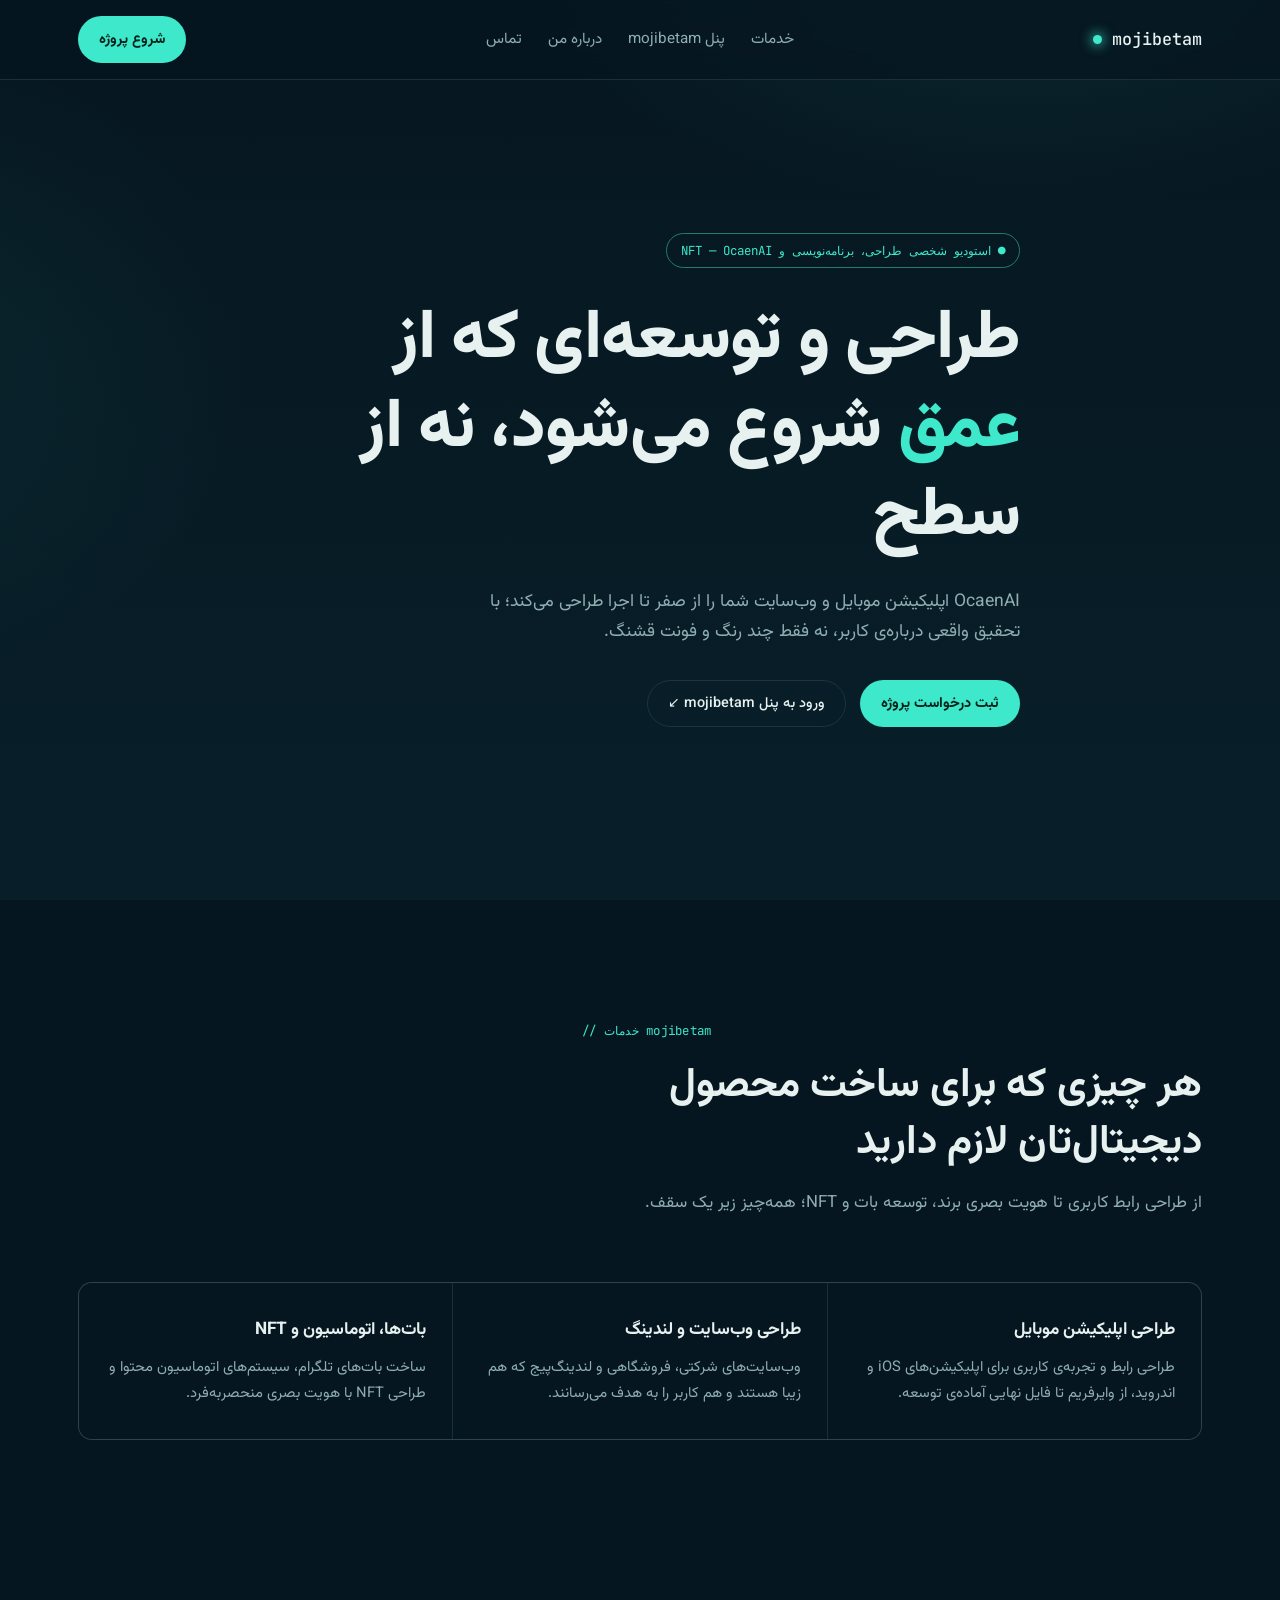
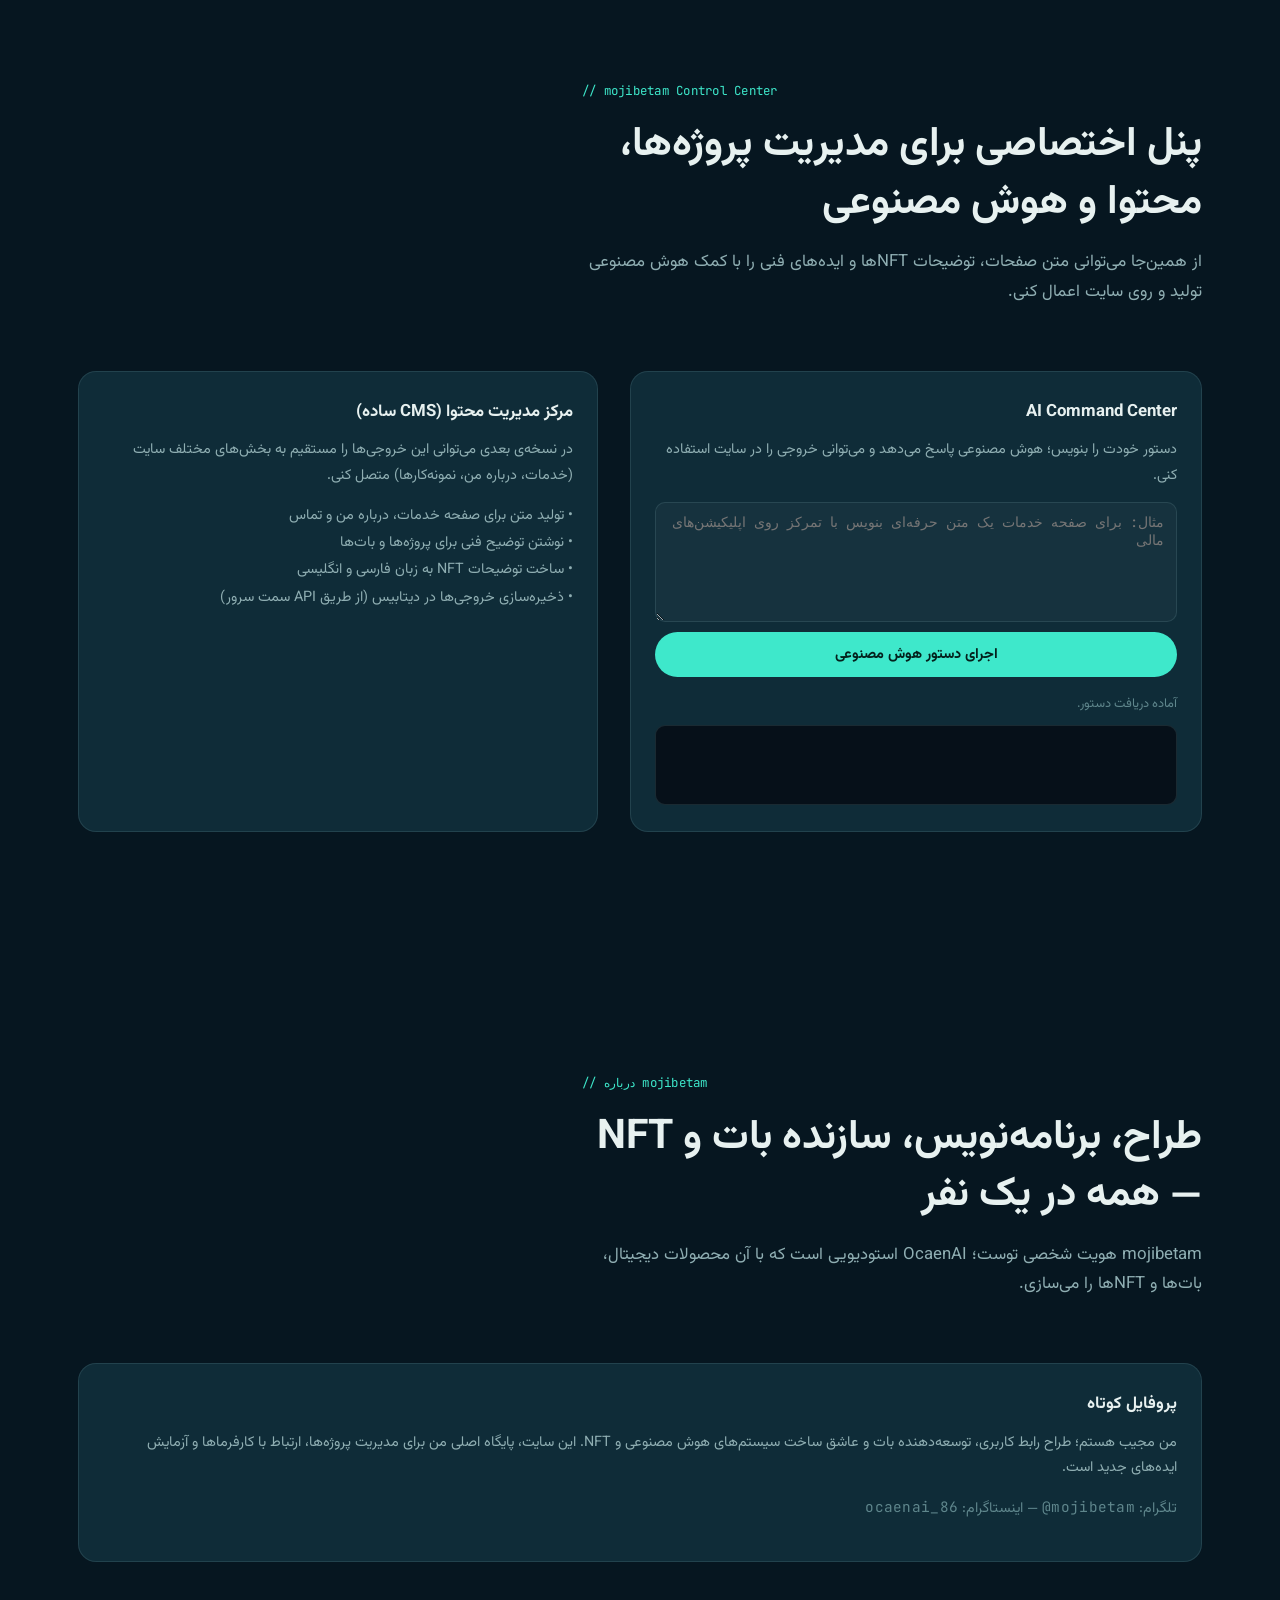
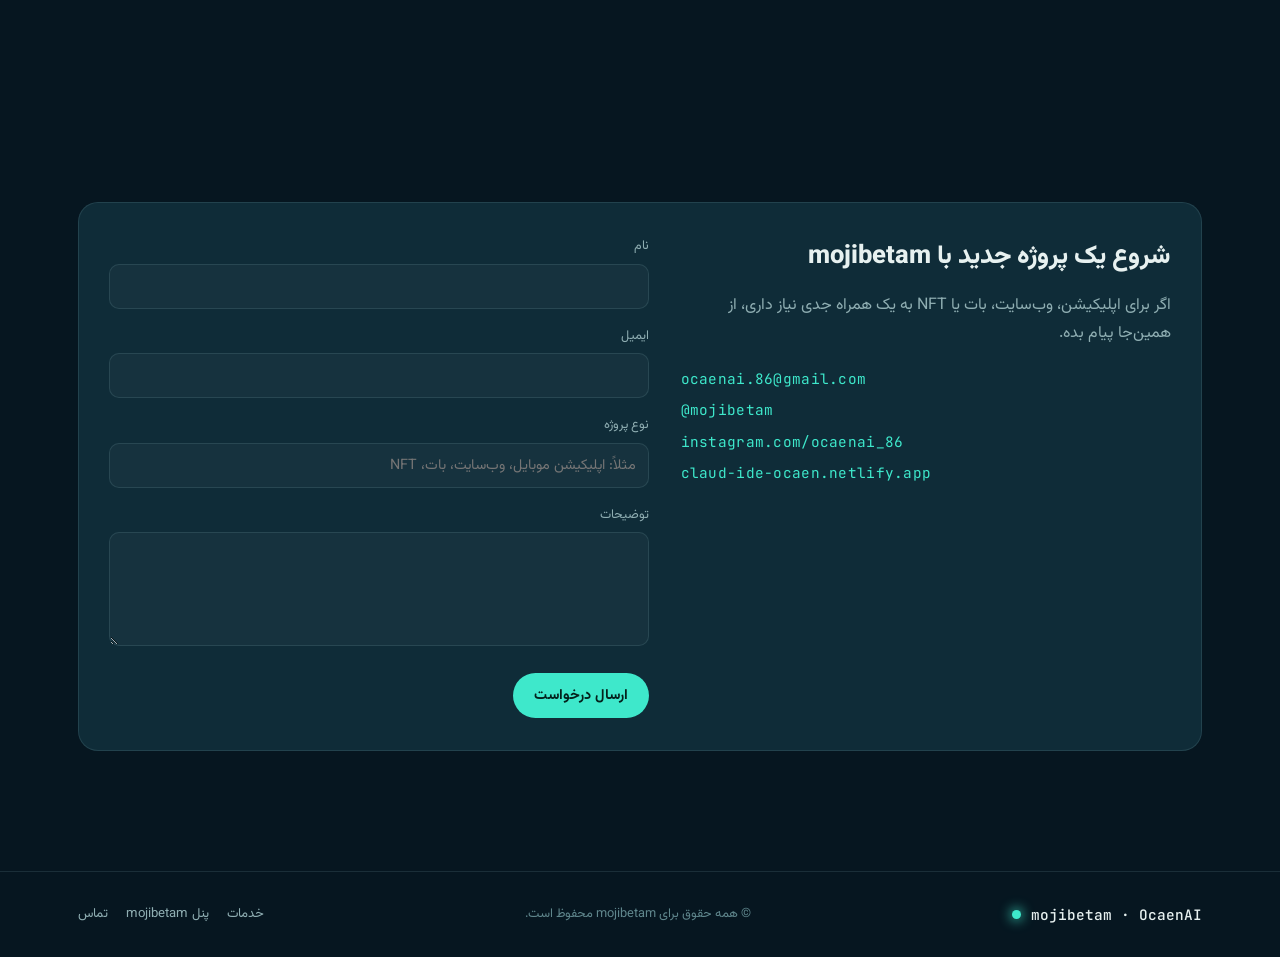
<file: index.html>
<!DOCTYPE html>
<html lang="fa" dir="rtl">
<head>
<meta charset="UTF-8">
<meta name="viewport" content="width=device-width, initial-scale=1.0">
<title>mojibetam — استودیو شخصی OcaenAI</title>
<link rel="preconnect" href="https://fonts.googleapis.com">
<link rel="preconnect" href="https://fonts.gstatic.com" crossorigin>
<link href="https://fonts.googleapis.com/css2?family=Vazirmatn:wght@300;400;500;600;700;800;900&family=JetBrains+Mono:wght@400;500&display=swap" rel="stylesheet">
<style>
  :root{
    --bg-deep:#061620;
    --bg-mid:#0B2530;
    --bg-mid-2:#0E2E3B;
    --panel:#0F2C38;
    --line:rgba(150,200,205,0.14);
    --text:#E7F1F0;
    --muted:#8FAEB2;
    --muted-2:#5F868C;
    --cyan:#3EE8CB;
    --cyan-dim:#237C6E;
    --amber:#FFC069;
    --radius:14px;
    --wrap:1180px;
  }

  *{box-sizing:border-box; margin:0; padding:0;}
  html{scroll-behavior:smooth;}
  body{
    background:var(--bg-deep);
    color:var(--text);
    font-family:'Vazirmatn', sans-serif;
    line-height:1.75;
    overflow-x:hidden;
  }
  img{max-width:100%; display:block;}
  a{color:inherit; text-decoration:none;}
  ul{list-style:none;}
  button{font-family:inherit; cursor:pointer;}

  .mono{
    font-family:'JetBrains Mono', monospace;
    letter-spacing:0.02em;
    direction:ltr;
    unicode-bidi:isolate;
  }

  .wrap{
    max-width:var(--wrap);
    margin:0 auto;
    padding:0 28px;
  }

  ::selection{background:var(--cyan); color:var(--bg-deep);}

  .ocean-bg{
    position:fixed;
    inset:0;
    z-index:0;
    pointer-events:none;
    background:
      radial-gradient(ellipse 900px 500px at 80% -10%, rgba(62,232,203,0.10), transparent 60%),
      radial-gradient(ellipse 700px 600px at -10% 40%, rgba(62,232,203,0.06), transparent 55%),
      linear-gradient(180deg, var(--bg-deep) 0%, #071A24 40%, #081F29 100%);
  }

  header{
    position:fixed;
    top:0; inset-inline:0;
    z-index:50;
    background:rgba(6,22,32,0.75);
    backdrop-filter:blur(14px);
    -webkit-backdrop-filter:blur(14px);
    border-bottom:1px solid var(--line);
  }
  nav{
    display:flex;
    align-items:center;
    justify-content:space-between;
    padding:16px 28px;
    max-width:var(--wrap);
    margin:0 auto;
  }
  .logo{
    display:flex;
    align-items:center;
    gap:10px;
    font-family:'JetBrains Mono', monospace;
    font-weight:500;
    font-size:1.05rem;
    direction:ltr;
  }
  .logo .dot{
    width:9px; height:9px; border-radius:50%;
    background:var(--cyan);
    box-shadow:0 0 12px 2px rgba(62,232,203,0.7);
  }
  .nav-links{
    display:flex;
    gap:26px;
    font-size:0.95rem;
    color:var(--muted);
  }
  .nav-links a{ transition:color .2s; position:relative; }
  .nav-links a:hover{ color:var(--text); }
  .nav-cta{
    display:flex;
    align-items:center;
    gap:12px;
  }
  .btn{
    display:inline-flex;
    align-items:center;
    justify-content:center;
    gap:8px;
    padding:10px 20px;
    border-radius:100px;
    font-size:0.9rem;
    font-weight:500;
    border:1px solid transparent;
    transition:transform .25s, box-shadow .25s, background .25s, border-color .25s, color .25s;
    background:none;
    color:var(--text);
  }
  .btn-primary{
    background:var(--cyan);
    color:#04211C;
    font-weight:700;
  }
  .btn-primary:hover{
    box-shadow:0 0 0 6px rgba(62,232,203,0.14);
    transform:translateY(-1px);
  }
  .btn-ghost{
    border-color:var(--line);
    color:var(--text);
  }
  .btn-ghost:hover{ border-color:var(--cyan); color:var(--cyan); }

  .menu-toggle{
    display:none;
    flex-direction:column;
    gap:5px;
    background:none;
    border:none;
    padding:8px;
  }
  .menu-toggle span{
    width:22px; height:2px; background:var(--text); display:block; border-radius:2px;
  }

  @media (max-width:900px){
    .nav-links{ display:none; }
    .menu-toggle{ display:flex; }
  }

  section{
    position:relative;
    z-index:2;
    padding:120px 0;
  }
  .section-head{
    max-width:620px;
    margin-bottom:64px;
  }
  .section-tag{
    font-family:'JetBrains Mono', monospace;
    font-size:0.78rem;
    color:var(--cyan);
    margin-bottom:16px;
    display:block;
  }
  .section-head h2{
    font-size:clamp(1.8rem, 3.2vw, 2.6rem);
    font-weight:700;
    line-height:1.4;
    margin-bottom:16px;
  }
  .section-head p{ color:var(--muted); font-size:1.05rem; }

  .hero{
    position:relative;
    min-height:100vh;
    display:flex;
    align-items:center;
    padding:140px 0 80px;
  }
  .hero-inner{
    position:relative;
    z-index:2;
    max-width:760px;
  }
  .eyebrow{
    display:inline-flex;
    align-items:center;
    gap:10px;
    font-family:'JetBrains Mono', monospace;
    font-size:0.78rem;
    color:var(--cyan);
    border:1px solid var(--cyan-dim);
    padding:6px 14px;
    border-radius:100px;
    margin-bottom:28px;
  }
  h1{
    font-size:clamp(2.4rem, 5.4vw, 4.3rem);
    font-weight:800;
    line-height:1.28;
    letter-spacing:-0.01em;
    margin-bottom:26px;
  }
  h1 span{ color:var(--cyan); }
  .hero p.lead{
    font-size:1.1rem;
    color:var(--muted);
    max-width:560px;
    margin-bottom:32px;
  }
  .hero-actions{ display:flex; gap:14px; flex-wrap:wrap; }

  .services-grid{
    display:grid;
    grid-template-columns:repeat(3, 1fr);
    gap:1px;
    background:var(--line);
    border:1px solid var(--line);
    border-radius:var(--radius);
    overflow:hidden;
  }
  .service-card{
    background:var(--bg-deep);
    padding:32px 26px;
    transition:background .3s, transform .2s;
  }
  .service-card:hover{ background:var(--panel); transform:translateY(-2px); }
  .service-card h3{ font-size:1.08rem; font-weight:700; margin-bottom:10px; }
  .service-card p{ color:var(--muted); font-size:0.92rem; }

  @media (max-width:980px){
    .services-grid{ grid-template-columns:1fr 1fr; }
  }
  @media (max-width:620px){
    .services-grid{ grid-template-columns:1fr; }
  }

  .dashboard-grid{
    display:grid;
    grid-template-columns:1.1fr 1fr;
    gap:32px;
  }
  @media (max-width:860px){
    .dashboard-grid{ grid-template-columns:1fr; }
  }
  .panel{
    background:var(--panel);
    border:1px solid var(--line);
    border-radius:18px;
    padding:26px 24px;
  }
  .panel h3{
    font-size:1.05rem;
    font-weight:700;
    margin-bottom:10px;
  }
  .panel p{
    font-size:0.9rem;
    color:var(--muted);
    margin-bottom:14px;
  }

  .ai-console{
    display:flex;
    flex-direction:column;
    gap:10px;
  }
  .ai-console textarea{
    width:100%;
    min-height:120px;
    background:rgba(255,255,255,0.03);
    border:1px solid var(--line);
    border-radius:10px;
    padding:10px 12px;
    color:var(--text);
    font-family:'JetBrains Mono', monospace;
    font-size:0.85rem;
    outline:none;
  }
  .ai-console textarea:focus{
    border-color:var(--cyan);
  }
  .ai-console-output{
    background:#061019;
    border-radius:10px;
    border:1px solid var(--line);
    padding:10px 12px;
    font-size:0.85rem;
    color:var(--muted);
    min-height:80px;
    white-space:pre-wrap;
  }
  .ai-status{
    font-size:0.8rem;
    color:var(--muted-2);
    margin-top:6px;
  }

  .contact-panel{
    background:var(--panel);
    border:1px solid var(--line);
    border-radius:20px;
    padding:32px 30px;
    display:grid;
    grid-template-columns:1fr 1.1fr;
    gap:32px;
  }
  @media (max-width:860px){
    .contact-panel{ grid-template-columns:1fr; }
  }
  .contact-info h2{ font-size:1.6rem; font-weight:800; margin-bottom:12px; }
  .contact-info p{ color:var(--muted); margin-bottom:18px; }
  .contact-info a{
    display:block;
    font-size:0.9rem;
    color:var(--cyan);
    margin-bottom:6px;
  }
  .field{ margin-bottom:16px; }
  .field label{
    display:block;
    font-size:0.8rem;
    color:var(--muted);
    margin-bottom:6px;
  }
  .field input, .field textarea{
    width:100%;
    background:rgba(255,255,255,0.03);
    border:1px solid var(--line);
    border-radius:10px;
    padding:10px 12px;
    color:var(--text);
    font-family:inherit;
    font-size:0.9rem;
    outline:none;
    resize:vertical;
  }
  .field input:focus, .field textarea:focus{ border-color:var(--cyan); }
  .form-msg{
    margin-top:10px;
    font-size:0.82rem;
    color:var(--cyan);
    display:none;
  }
  .form-msg.show{ display:block; }

  footer{
    border-top:1px solid var(--line);
    padding:30px 0;
    position:relative;
    z-index:2;
  }
  .footer-inner{
    display:flex;
    justify-content:space-between;
    align-items:center;
    flex-wrap:wrap;
    gap:12px;
  }
  .footer-inner .logo{ font-size:0.9rem; }
  footer .fine{ color:var(--muted-2); font-size:0.8rem; }
  footer .flinks{ display:flex; gap:18px; color:var(--muted); font-size:0.82rem; }
  footer .flinks a:hover{ color:var(--cyan); }

  a:focus-visible, button:focus-visible, input:focus-visible, textarea:focus-visible{
    outline:2px solid var(--cyan);
    outline-offset:3px;
  }
</style>
</head>
<body>

<div class="ocean-bg"></div>

<header>
  <nav>
    <div class="logo">
      <span class="dot"></span>
      mojibetam
    </div>
    <ul class="nav-links">
      <li><a href="#services">خدمات</a></li>
      <li><a href="#dashboard">پنل mojibetam</a></li>
      <li><a href="#about">درباره من</a></li>
      <li><a href="#contact">تماس</a></li>
    </ul>
    <div class="nav-cta">
      <a href="#contact" class="btn btn-primary">شروع پروژه</a>
      <button class="menu-toggle" id="menuToggle" aria-label="باز کردن منو">
        <span></span><span></span><span></span>
      </button>
    </div>
  </nav>
</header>

<main>

  <!-- HERO -->
  <section class="hero" id="home">
    <div class="wrap">
      <div class="hero-inner">
        <span class="eyebrow">● استودیو شخصی طراحی، برنامه‌نویسی و NFT — OcaenAI</span>
        <h1>طراحی و توسعه‌ای که از <span>عمق</span> شروع می‌شود، نه از سطح</h1>
        <p class="lead">
          OcaenAI اپلیکیشن موبایل و وب‌سایت شما را از صفر تا اجرا طراحی می‌کند؛
          با تحقیق واقعی درباره‌ی کاربر، نه فقط چند رنگ و فونت قشنگ.
        </p>
        <div class="hero-actions">
          <a href="#contact" class="btn btn-primary">ثبت درخواست پروژه</a>
          <a href="#dashboard" class="btn btn-ghost">ورود به پنل mojibetam ↙</a>
        </div>
      </div>
    </div>
  </section>

  <!-- SERVICES -->
  <section id="services">
    <div class="wrap">
      <div class="section-head">
        <span class="section-tag mono">// خدمات mojibetam</span>
        <h2>هر چیزی که برای ساخت محصول دیجیتال‌تان لازم دارید</h2>
        <p>از طراحی رابط کاربری تا هویت بصری برند، توسعه بات و NFT؛ همه‌چیز زیر یک سقف.</p>
      </div>
      <div class="services-grid">
        <div class="service-card">
          <h3>طراحی اپلیکیشن موبایل</h3>
          <p>طراحی رابط و تجربه‌ی کاربری برای اپلیکیشن‌های iOS و اندروید، از وایرفریم تا فایل نهایی آماده‌ی توسعه.</p>
        </div>
        <div class="service-card">
          <h3>طراحی وب‌سایت و لندینگ</h3>
          <p>وب‌سایت‌های شرکتی، فروشگاهی و لندینگ‌پیج که هم زیبا هستند و هم کاربر را به هدف می‌رسانند.</p>
        </div>
        <div class="service-card">
          <h3>بات‌ها، اتوماسیون و NFT</h3>
          <p>ساخت بات‌های تلگرام، سیستم‌های اتوماسیون محتوا و طراحی NFT با هویت بصری منحصربه‌فرد.</p>
        </div>
      </div>
    </div>
  </section>

  <!-- DASHBOARD / AI COMMAND CENTER -->
  <section id="dashboard">
    <div class="wrap">
      <div class="section-head">
        <span class="section-tag mono">// mojibetam Control Center</span>
        <h2>پنل اختصاصی برای مدیریت پروژه‌ها، محتوا و هوش مصنوعی</h2>
        <p>از همین‌جا می‌توانی متن صفحات، توضیحات NFTها و ایده‌های فنی را با کمک هوش مصنوعی تولید و روی سایت اعمال کنی.</p>
      </div>

      <div class="dashboard-grid">
        <div class="panel">
          <h3>AI Command Center</h3>
          <p>دستور خودت را بنویس؛ هوش مصنوعی پاسخ می‌دهد و می‌توانی خروجی را در سایت استفاده کنی.</p>
          <div class="ai-console">
            <textarea id="aiCommandInput" placeholder="مثال: برای صفحه خدمات یک متن حرفه‌ای بنویس با تمرکز روی اپلیکیشن‌های مالی"></textarea>
            <button class="btn btn-primary" id="aiCommandRun">اجرای دستور هوش مصنوعی</button>
            <div class="ai-status" id="aiStatus">آماده دریافت دستور.</div>
            <div class="ai-console-output" id="aiOutput"></div>
          </div>
        </div>

        <div class="panel">
          <h3>مرکز مدیریت محتوا (CMS ساده)</h3>
          <p>در نسخه‌ی بعدی می‌توانی این خروجی‌ها را مستقیم به بخش‌های مختلف سایت (خدمات، درباره من، نمونه‌کارها) متصل کنی.</p>
          <ul style="font-size:0.9rem; color:var(--muted); line-height:1.9;">
            <li>• تولید متن برای صفحه خدمات، درباره من و تماس</li>
            <li>• نوشتن توضیح فنی برای پروژه‌ها و بات‌ها</li>
            <li>• ساخت توضیحات NFT به زبان فارسی و انگلیسی</li>
            <li>• ذخیره‌سازی خروجی‌ها در دیتابیس (از طریق API سمت سرور)</li>
          </ul>
        </div>
      </div>
    </div>
  </section>

  <!-- ABOUT -->
  <section id="about">
    <div class="wrap">
      <div class="section-head">
        <span class="section-tag mono">// درباره mojibetam</span>
        <h2>طراح، برنامه‌نویس، سازنده بات و NFT — همه در یک نفر</h2>
        <p>mojibetam هویت شخصی توست؛ OcaenAI استودیویی است که با آن محصولات دیجیتال، بات‌ها و NFTها را می‌سازی.</p>
      </div>
      <div class="panel">
        <h3>پروفایل کوتاه</h3>
        <p>
          من مجیب هستم؛ طراح رابط کاربری، توسعه‌دهنده بات و عاشق ساخت سیستم‌های هوش مصنوعی و NFT.
          این سایت، پایگاه اصلی من برای مدیریت پروژه‌ها، ارتباط با کارفرماها و آزمایش ایده‌های جدید است.
        </p>
        <p style="margin-top:10px; font-size:0.9rem; color:var(--muted-2);">
          تلگرام: <span class="mono">@mojibetam</span> — اینستاگرام: <span class="mono">ocaenai_86</span>
        </p>
      </div>
    </div>
  </section>

  <!-- CONTACT -->
  <section id="contact">
    <div class="wrap">
      <div class="contact-panel">
        <div class="contact-info">
          <h2>شروع یک پروژه جدید با mojibetam</h2>
          <p>اگر برای اپلیکیشن، وب‌سایت، بات یا NFT به یک همراه جدی نیاز داری، از همین‌جا پیام بده.</p>
          <a href="mailto:ocaenai.86@gmail.com" class="mono">ocaenai.86@gmail.com</a>
          <a href="https://t.me/mojibetam" target="_blank" class="mono">@mojibetam</a>
          <a href="https://instagram.com/ocaenai_86" target="_blank" class="mono">instagram.com/ocaenai_86</a>
          <a href="https://claud-ide-ocaen.netlify.app" target="_blank" class="mono">claud-ide-ocaen.netlify.app</a>
        </div>
        <div>
          <form id="contactForm">
            <div class="field">
              <label>نام</label>
              <input type="text" name="name" required>
            </div>
            <div class="field">
              <label>ایمیل</label>
              <input type="email" name="email" required>
            </div>
            <div class="field">
              <label>نوع پروژه</label>
              <input type="text" name="projectType" placeholder="مثلاً: اپلیکیشن موبایل، وب‌سایت، بات، NFT">
            </div>
            <div class="field">
              <label>توضیحات</label>
              <textarea name="message" rows="4" required></textarea>
            </div>
            <button type="submit" class="btn btn-primary">ارسال درخواست</button>
            <div class="form-msg" id="contactMsg">درخواست شما ثبت شد (سمت سرور باید پردازش شود).</div>
          </form>
        </div>
      </div>
    </div>
  </section>

</main>

<footer>
  <div class="wrap">
    <div class="footer-inner">
      <div class="logo">
        <span class="dot"></span>
        mojibetam · OcaenAI
      </div>
      <div class="fine">© همه حقوق برای mojibetam محفوظ است.</div>
      <div class="flinks">
        <a href="#services">خدمات</a>
        <a href="#dashboard">پنل mojibetam</a>
        <a href="#contact">تماس</a>
      </div>
    </div>
  </div>
</footer>

<script>
  // منوی موبایل (در صورت نیاز می‌توانی کامل‌ترش کنی)
  const menuToggle = document.getElementById('menuToggle');
  const navLinks = document.querySelector('.nav-links');
  if (menuToggle && navLinks) {
    menuToggle.addEventListener('click', () => {
      const isOpen = navLinks.style.display === 'flex';
      navLinks.style.display = isOpen ? 'none' : 'flex';
    });
  }

  // AI Command Center: اتصال به API
  const aiInput = document.getElementById('aiCommandInput');
  const aiRun = document.getElementById('aiCommandRun');
  const aiOutput = document.getElementById('aiOutput');
  const aiStatus = document.getElementById('aiStatus');

  if (aiRun) {
    aiRun.addEventListener('click', async () => {
      const command = aiInput.value.trim();
      if (!command) {
        aiStatus.textContent = 'لطفاً یک دستور بنویس.';
        return;
      }

      aiStatus.textContent = 'در حال ارسال به API هوش مصنوعی...';
      aiOutput.textContent = '';

      try {
        // این آدرس را در سرور خودت پیاده‌سازی کن (مثلاً در Next.js: /api/ai-command)
        const res = await fetch('/api/ai-command', {
          method: 'POST',
          headers: { 'Content-Type': 'application/json' },
          body: JSON.stringify({ command })
        });

        if (!res.ok) {
          aiStatus.textContent = 'خطا در پاسخ API (کد ' + res.status + ').';
          return;
        }

        const data = await res.json();
        aiOutput.textContent = data.result || 'پاسخی از API دریافت نشد.';
        aiStatus.textContent = 'پاسخ هوش مصنوعی آماده است.';
      } catch (err) {
        console.error(err);
        aiStatus.textContent = 'خطا در ارتباط با سرور.';
        aiOutput.textContent = 'لطفاً تنظیمات API را بررسی کن.';
      }
    });
  }

  // فرم تماس: اتصال به API سمت سرور (نمونه)
  const contactForm = document.getElementById('contactForm');
  const contactMsg = document.getElementById('contactMsg');

  if (contactForm) {
    contactForm.addEventListener('submit', async (e) => {
      e.preventDefault();
      const formData = new FormData(contactForm);
      const payload = Object.fromEntries(formData.entries());

      contactMsg.classList.remove('show');
      contactMsg.textContent = 'در حال ارسال...';

      try {
        // این آدرس را در سرور خودت بساز (مثلاً /api/contact)
        const res = await fetch('/api/contact', {
          method: 'POST',
          headers: { 'Content-Type': 'application/json' },
          body: JSON.stringify(payload)
        });

        if (!res.ok) {
          contactMsg.textContent = 'خطا در ارسال فرم (کد ' + res.status + ').';
          contactMsg.classList.add('show');
          return;
        }

        contactMsg.textContent = 'درخواست شما ثبت شد. به‌زودی با شما تماس می‌گیرم.';
        contactMsg.classList.add('show');
        contactForm.reset();
      } catch (err) {
        console.error(err);
        contactMsg.textContent = 'خطا در ارتباط با سرور. لطفاً بعداً دوباره تلاش کنید.';
        contactMsg.classList.add('show');
      }
    });
  }
</script>

</body>
</html>
</file>
